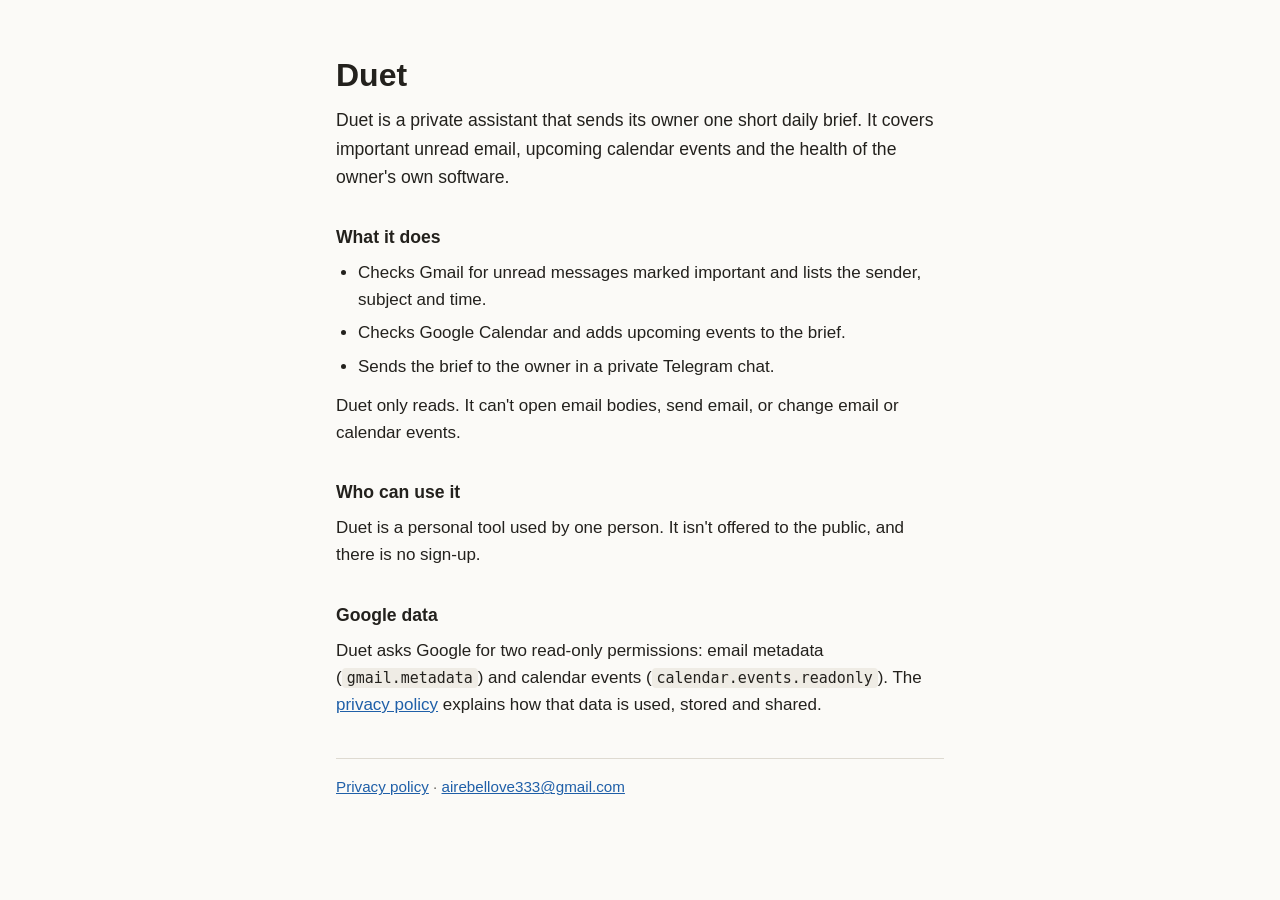
<file: index.html>
<!doctype html>
<html lang="en">
<head>
<meta charset="utf-8">
<meta name="viewport" content="width=device-width, initial-scale=1">
<title>Duet</title>
<meta name="description" content="Duet is a private assistant that sends its owner one short daily brief.">
<link rel="stylesheet" href="style.css">
</head>
<body>
<main>
<h1>Duet</h1>
<p class="lead">Duet is a private assistant that sends its owner one short daily brief. It covers important unread email, upcoming calendar events and the health of the owner's own software.</p>

<h2>What it does</h2>
<ul>
<li>Checks Gmail for unread messages marked important and lists the sender, subject and time.</li>
<li>Checks Google Calendar and adds upcoming events to the brief.</li>
<li>Sends the brief to the owner in a private Telegram chat.</li>
</ul>
<p>Duet only reads. It can't open email bodies, send email, or change email or calendar events.</p>

<h2>Who can use it</h2>
<p>Duet is a personal tool used by one person. It isn't offered to the public, and there is no sign-up.</p>

<h2>Google data</h2>
<p>Duet asks Google for two read-only permissions: email metadata (<code>gmail.metadata</code>) and calendar events (<code>calendar.events.readonly</code>). The <a href="privacy.html">privacy policy</a> explains how that data is used, stored and shared.</p>

<footer>
<a href="privacy.html">Privacy policy</a> · <a href="mailto:airebellove333@gmail.com">airebellove333@gmail.com</a>
</footer>
</main>
</body>
</html>
</file>
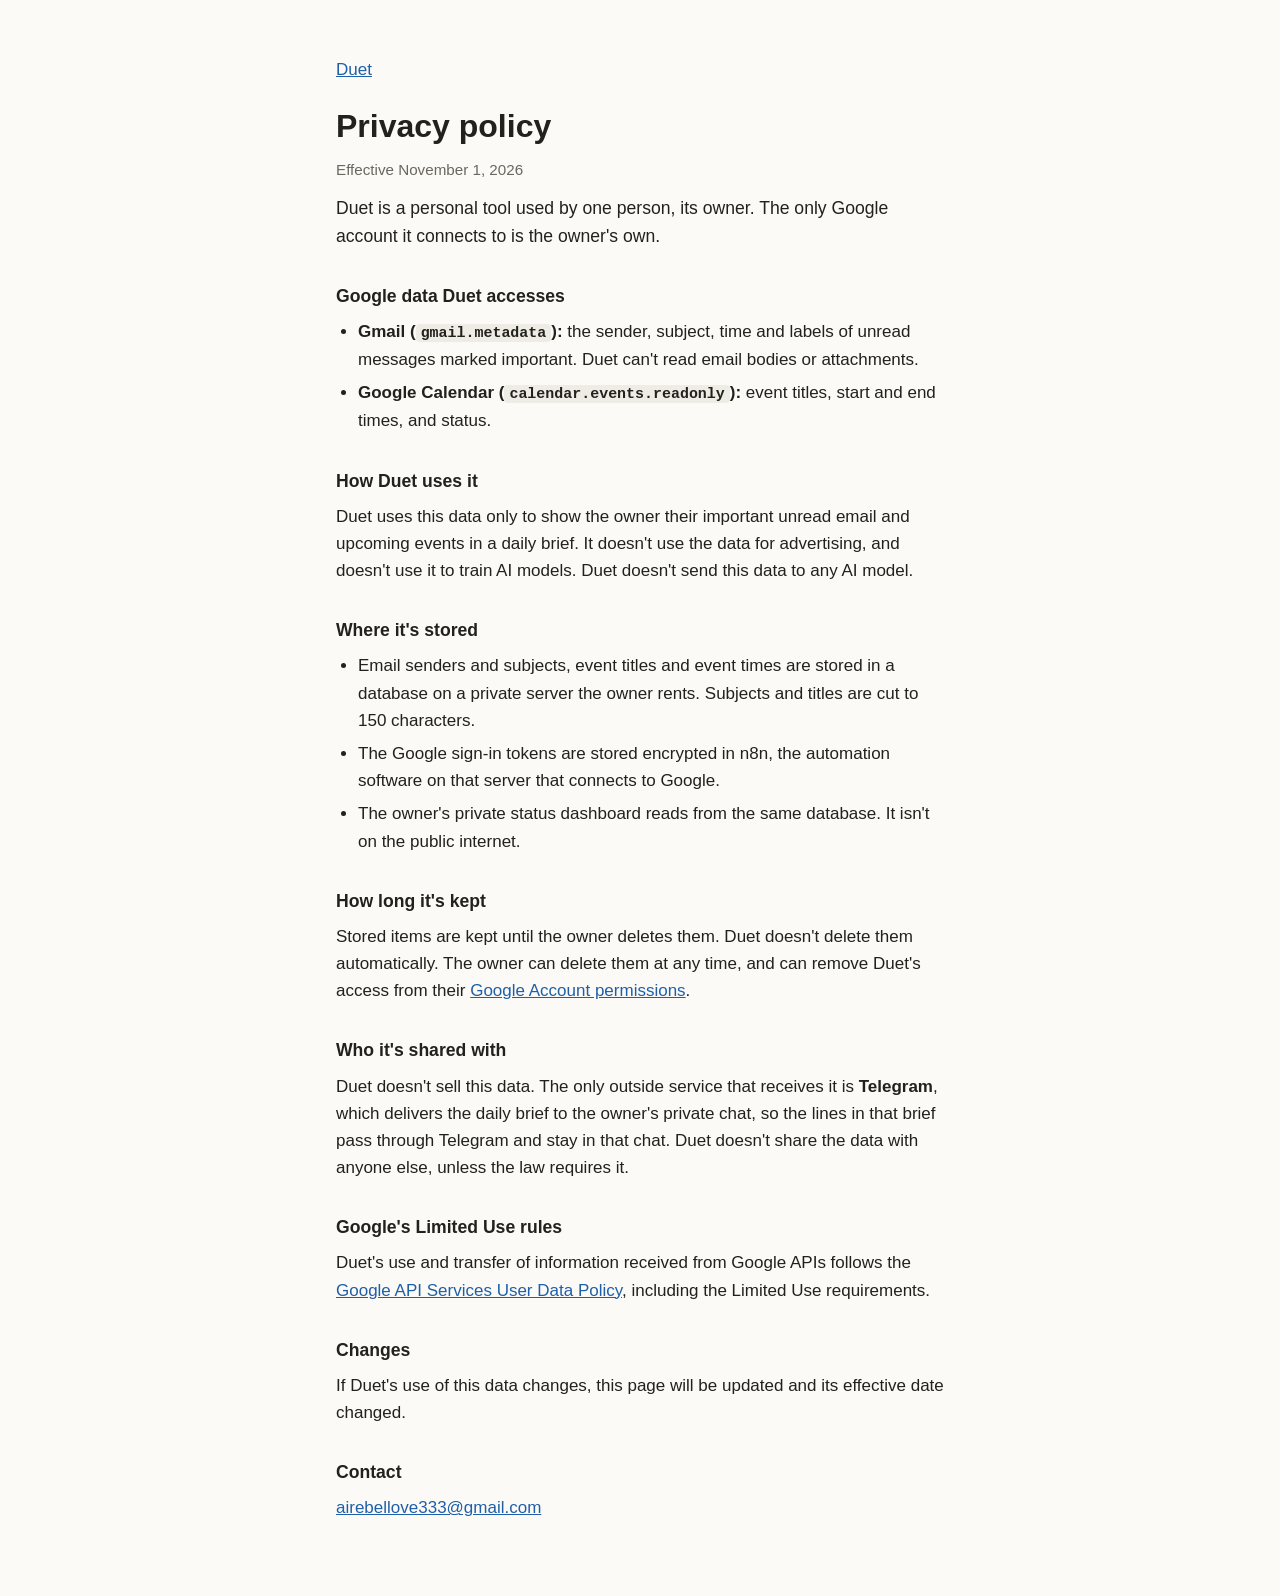
<file: privacy.html>
<!doctype html>
<html lang="en">
<head>
<meta charset="utf-8">
<meta name="viewport" content="width=device-width, initial-scale=1">
<title>Duet Privacy Policy</title>
<meta name="description" content="How Duet accesses, uses, stores and shares Google user data.">
<link rel="stylesheet" href="style.css">
</head>
<body>
<main>
<p class="back"><a href="index.html">Duet</a></p>
<h1>Privacy policy</h1>
<p class="muted">Effective November 1, 2026</p>
<p class="lead">Duet is a personal tool used by one person, its owner. The only Google account it connects to is the owner's own.</p>

<h2>Google data Duet accesses</h2>
<ul>
<li><strong>Gmail (<code>gmail.metadata</code>):</strong> the sender, subject, time and labels of unread messages marked important. Duet can't read email bodies or attachments.</li>
<li><strong>Google Calendar (<code>calendar.events.readonly</code>):</strong> event titles, start and end times, and status.</li>
</ul>

<h2>How Duet uses it</h2>
<p>Duet uses this data only to show the owner their important unread email and upcoming events in a daily brief. It doesn't use the data for advertising, and doesn't use it to train AI models. Duet doesn't send this data to any AI model.</p>

<h2>Where it's stored</h2>
<ul>
<li>Email senders and subjects, event titles and event times are stored in a database on a private server the owner rents. Subjects and titles are cut to 150 characters.</li>
<li>The Google sign-in tokens are stored encrypted in n8n, the automation software on that server that connects to Google.</li>
<li>The owner's private status dashboard reads from the same database. It isn't on the public internet.</li>
</ul>

<h2>How long it's kept</h2>
<p>Stored items are kept until the owner deletes them. Duet doesn't delete them automatically. The owner can delete them at any time, and can remove Duet's access from their <a href="https://myaccount.google.com/permissions">Google Account permissions</a>.</p>

<h2>Who it's shared with</h2>
<p>Duet doesn't sell this data. The only outside service that receives it is <strong>Telegram</strong>, which delivers the daily brief to the owner's private chat, so the lines in that brief pass through Telegram and stay in that chat. Duet doesn't share the data with anyone else, unless the law requires it.</p>

<h2>Google's Limited Use rules</h2>
<p>Duet's use and transfer of information received from Google APIs follows the <a href="https://developers.google.com/terms/api-services-user-data-policy">Google API Services User Data Policy</a>, including the Limited Use requirements.</p>

<h2>Changes</h2>
<p>If Duet's use of this data changes, this page will be updated and its effective date changed.</p>

<h2>Contact</h2>
<p><a href="mailto:airebellove333@gmail.com">airebellove333@gmail.com</a></p>
</main>
</body>
</html>
</file>
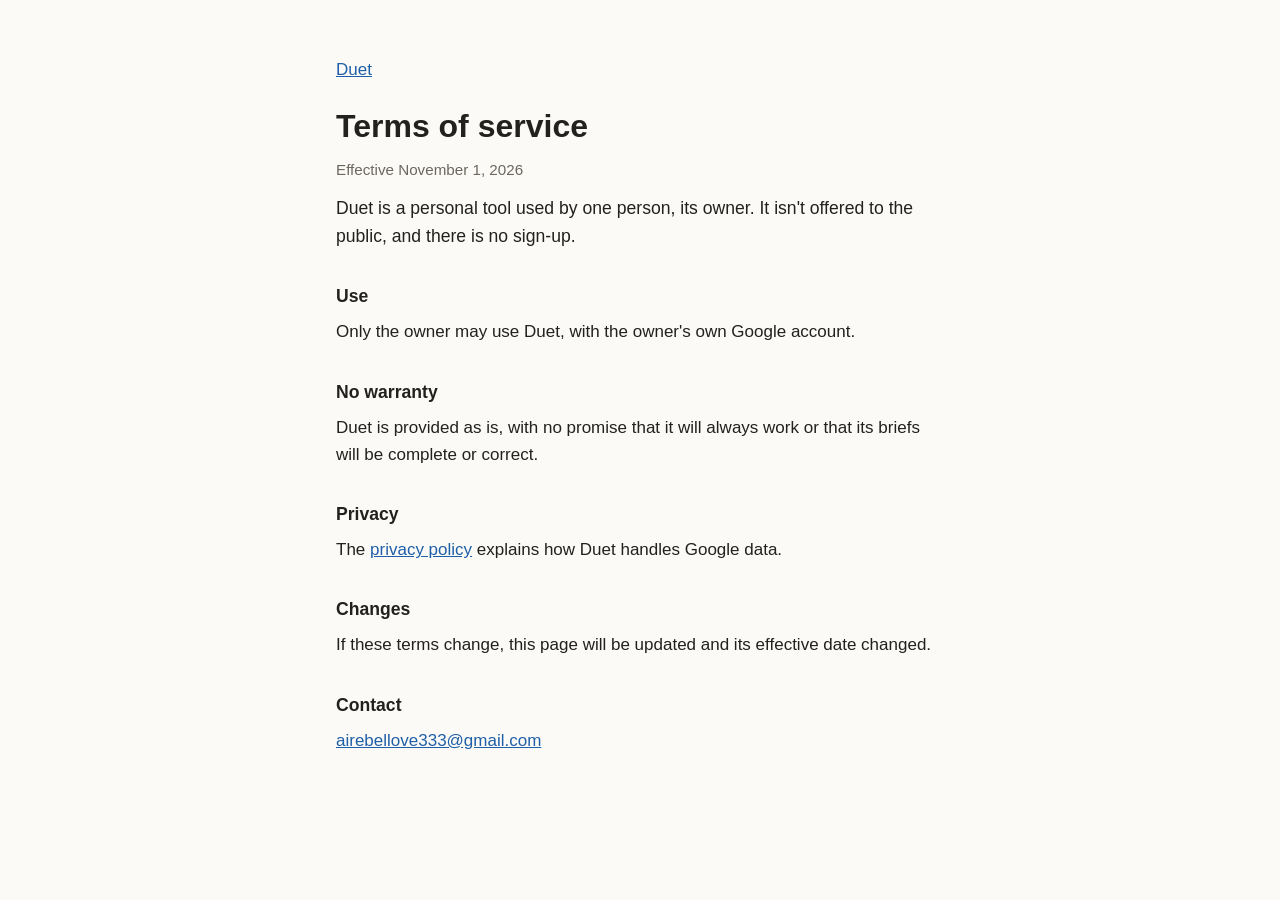
<file: terms.html>
<!doctype html>
<html lang="en">
<head>
<meta charset="utf-8">
<meta name="viewport" content="width=device-width, initial-scale=1">
<title>Duet Terms of Service</title>
<meta name="description" content="Terms of service for Duet, a personal tool used by one person.">
<link rel="stylesheet" href="style.css">
</head>
<body>
<main>
<p class="back"><a href="index.html">Duet</a></p>
<h1>Terms of service</h1>
<p class="muted">Effective November 1, 2026</p>
<p class="lead">Duet is a personal tool used by one person, its owner. It isn't offered to the public, and there is no sign-up.</p>

<h2>Use</h2>
<p>Only the owner may use Duet, with the owner's own Google account.</p>

<h2>No warranty</h2>
<p>Duet is provided as is, with no promise that it will always work or that its briefs will be complete or correct.</p>

<h2>Privacy</h2>
<p>The <a href="privacy.html">privacy policy</a> explains how Duet handles Google data.</p>

<h2>Changes</h2>
<p>If these terms change, this page will be updated and its effective date changed.</p>

<h2>Contact</h2>
<p><a href="mailto:airebellove333@gmail.com">airebellove333@gmail.com</a></p>
</main>
</body>
</html>
</file>
<file: style.css>
:root { --bg: #fbfaf7; --text: #23211d; --muted: #6b675f; --link: #1f5fa8; --rule: #dedad1; --code: #efece5; }
@media (prefers-color-scheme: dark) {
  :root { --bg: #191816; --text: #ece9e2; --muted: #a5a097; --link: #8dbcf0; --rule: #37342f; --code: #2a2825; }
}
* { box-sizing: border-box; }
body { margin: 0; background: var(--bg); color: var(--text); font: 17px/1.6 -apple-system, BlinkMacSystemFont, "Segoe UI", Roboto, Helvetica, Arial, sans-serif; }
main { max-width: 640px; margin: 0 auto; padding: 56px 16px 64px; }
h1 { font-size: 2rem; line-height: 1.2; margin: 0 0 12px; }
h2 { font-size: 1.1rem; margin: 32px 0 8px; }
p { margin: 0 0 12px; }
ul { margin: 0 0 12px; padding-left: 22px; }
li { margin-bottom: 6px; }
a { color: var(--link); }
code { background: var(--code); border-radius: 4px; padding: 1px 5px; font-size: .88em; overflow-wrap: anywhere; }
.lead { font-size: 1.1rem; }
.muted { color: var(--muted); font-size: .95rem; }
.back { margin-bottom: 24px; }
footer { margin-top: 40px; padding-top: 16px; border-top: 1px solid var(--rule); color: var(--muted); font-size: .95rem; }
</file>
